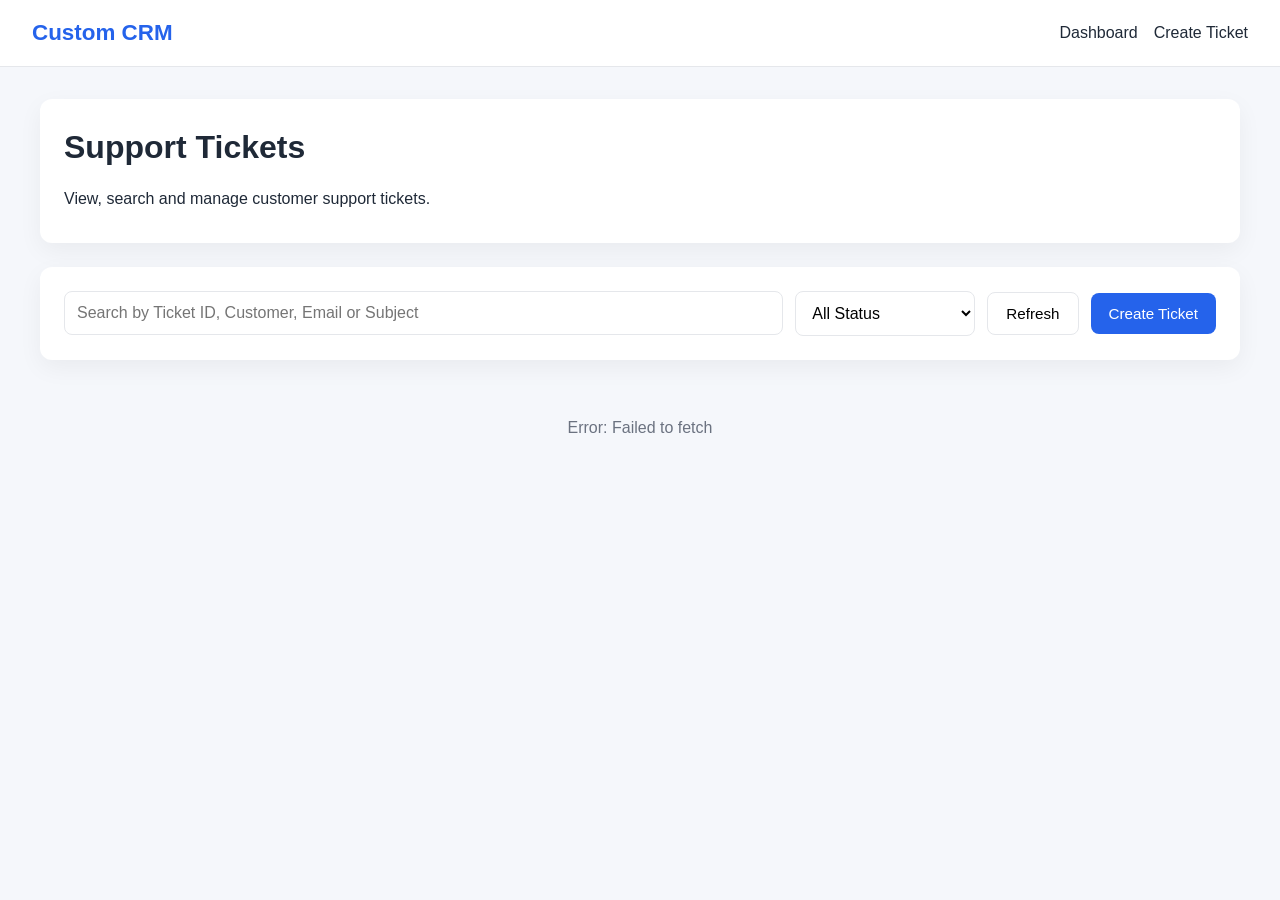
<file: custom-crm/frontend/index.html>
<!DOCTYPE html>
<html lang="en">

<head>

    <meta charset="UTF-8">
    <meta name="viewport" content="width=device-width, initial-scale=1.0">

    <title>Custom CRM</title>

    <!-- Global stylesheet -->
    <link rel="stylesheet" href="css/style.css">

</head>

<body>

    <!-- ==========================================================
         Navigation
    =========================================================== -->

    <nav class="navbar">

        <div class="logo">
            Custom CRM
        </div>

        <div class="nav-links">

            <a href="index.html">Dashboard</a>

            <a href="create.html">Create Ticket</a>

        </div>

    </nav>

    <!-- ==========================================================
         Main Container
    =========================================================== -->

    <main class="container">

        <div class="card">

            <h1>Support Tickets</h1>

            <p>
                View, search and manage customer support tickets.
            </p>

        </div>

        <!-- Controls -->

        <div class="card">

            <div class="toolbar">

                <input
                    type="text"
                    id="searchInput"
                    placeholder="Search by Ticket ID, Customer, Email or Subject">

                <select id="statusFilter">

                    <option value="">All Status</option>

                    <option value="Open">Open</option>

                    <option value="In Progress">
                        In Progress
                    </option>

                    <option value="Closed">
                        Closed
                    </option>

                </select>

                <button
                    class="btn-secondary"
                    id="refreshButton">

                    Refresh

                </button>

                <button
                    class="btn-primary"
                    onclick="location.href='create.html'">

                    Create Ticket

                </button>

            </div>

        </div>

        <!-- Loading -->

        <div
            id="loading"
            class="loading">

            Loading tickets...

        </div>

        <!-- Empty State -->

        <div
            id="emptyState"
            class="card hidden text-center">

            <h3>No Tickets Found</h3>

            <p>

                Create your first support ticket.

            </p>

        </div>

        <!-- Ticket Table -->

        <div
            id="tableCard"
            class="card hidden">

            <table>

                <thead>

                    <tr>

                        <th>Ticket ID</th>

                        <th>Customer</th>

                        <th>Email</th>

                        <th>Subject</th>

                        <th>Created At</th>

                        <th>Status</th>

                        <th>Last Updated</th>

                        <th>Action</th>

                    </tr>

                </thead>

                <tbody id="ticketTableBody">

                    <!-- JavaScript inserts rows here -->

                </tbody>

            </table>

        </div>

    </main>

    <script src="js/api.js"></script>

    <script src="js/index.js"></script>

</body>

</html>
</file>
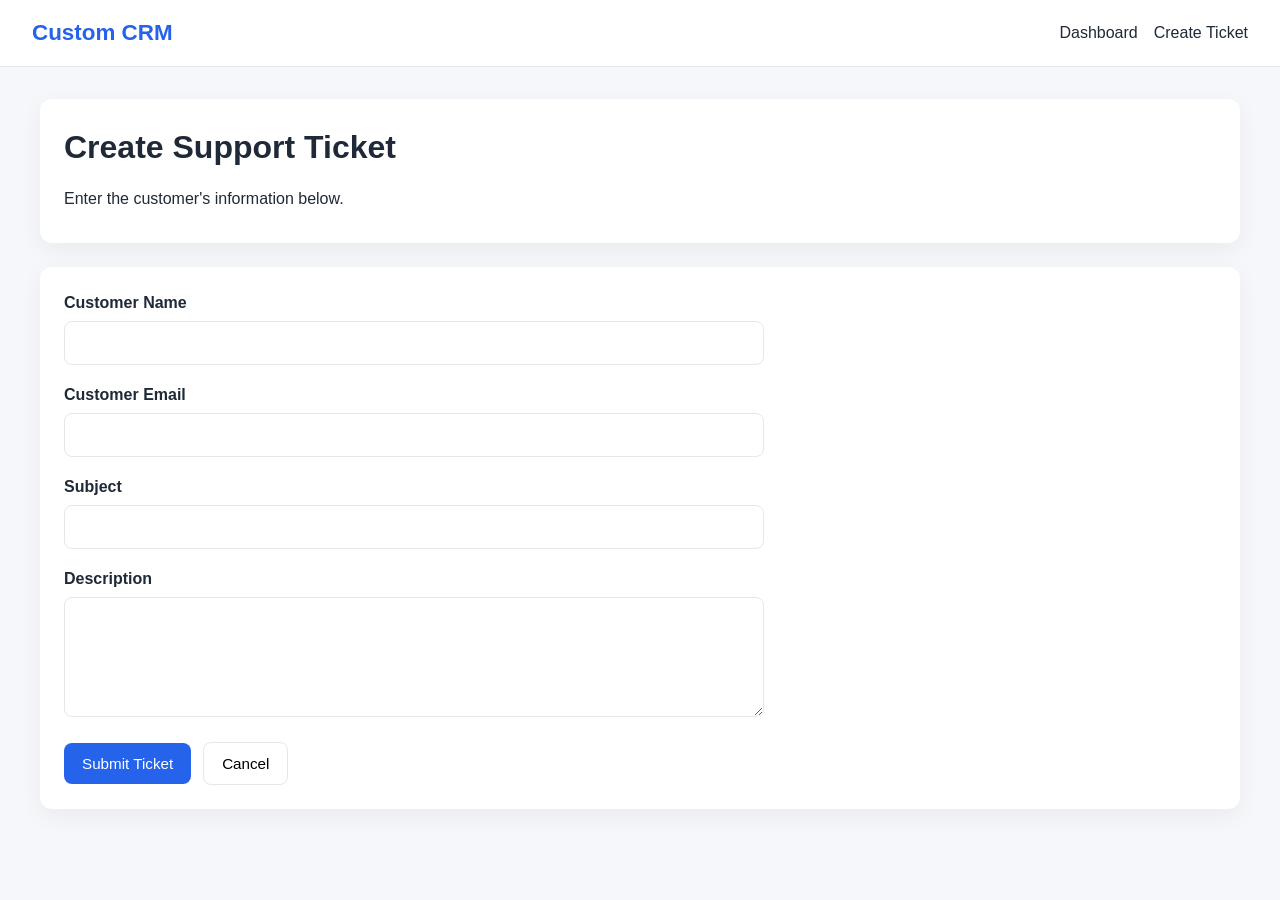
<file: custom-crm/frontend/create.html>
<!DOCTYPE html>
<html lang="en">

<head>

    <meta charset="UTF-8">
    <meta name="viewport" content="width=device-width, initial-scale=1.0">

    <title>Create Ticket | Custom CRM</title>

    <link rel="stylesheet" href="css/style.css">

</head>

<body>

    <!-- Navigation -->

    <nav class="navbar">

        <div class="logo">
            Custom CRM
        </div>

        <div class="nav-links">
            <a href="index.html">Dashboard</a>
            <a href="create.html">Create Ticket</a>
        </div>

    </nav>

    <main class="container">

        <div class="card">

            <h1>Create Support Ticket</h1>

            <p>
                Enter the customer's information below.
            </p>

        </div>

        <div class="card">

            <form id="ticketForm">

                <div class="form-group">

                    <label for="customerName">
                        Customer Name
                    </label>

                    <input
                        type="text"
                        id="customerName">

                </div>

                <div class="form-group">

                    <label for="customerEmail">
                        Customer Email
                    </label>

                    <input
                        type="email"
                        id="customerEmail">

                </div>

                <div class="form-group">

                    <label for="subject">
                        Subject
                    </label>

                    <input
                        type="text"
                        id="subject">

                </div>

                <div class="form-group">

                    <label for="description">
                        Description
                    </label>

                    <textarea
                        id="description"></textarea>

                </div>

                <div class="toolbar">

                    <button
                        type="submit"
                        id="submitButton"
                        class="btn-primary">

                        Submit Ticket

                    </button>

                    <button
                        type="button"
                        class="btn-secondary"
                        onclick="window.location='index.html'">

                        Cancel

                    </button>

                </div>

            </form>

            <div
                id="message"
                class="message hidden">

            </div>

        </div>

    </main>

    <script src="js/api.js"></script>
    <script src="js/create.js"></script>

</body>

</html>
</file>
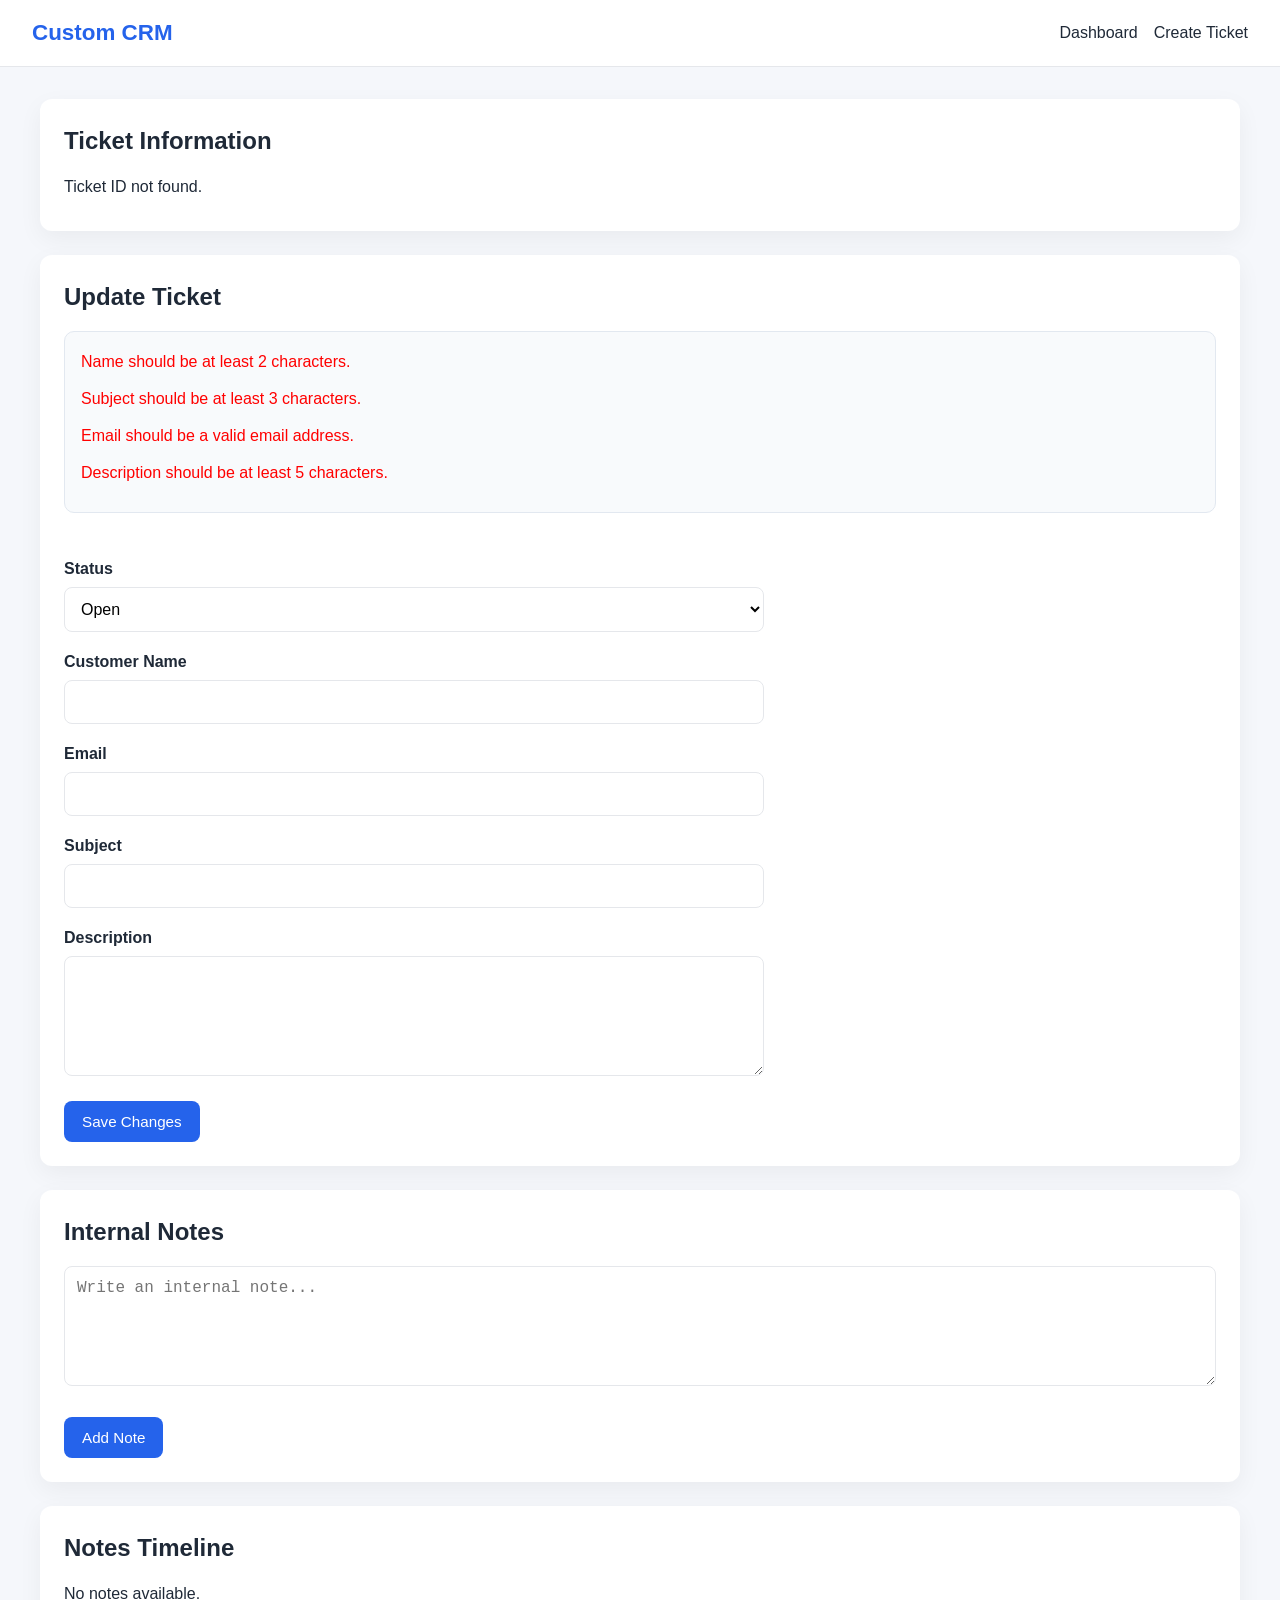
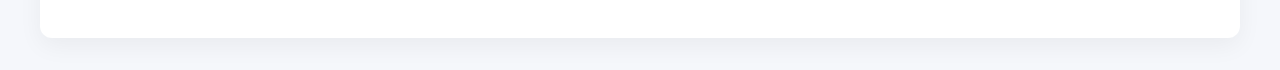
<file: custom-crm/frontend/ticket.html>
<!DOCTYPE html>
<html lang="en">

<head>

    <meta charset="UTF-8">

    <meta name="viewport"
          content="width=device-width, initial-scale=1.0">

    <title>Ticket Details | Custom CRM</title>

    <link rel="stylesheet"
          href="css/style.css">

</head>

<body>

<nav class="navbar">

    <div class="logo">

        Custom CRM

    </div>

    <div class="nav-links">

        <a href="index.html">
            Dashboard
        </a>

        <a href="create.html">
            Create Ticket
        </a>

    </div>

</nav>

<main class="container">

    <!-- Ticket Information -->

    <section class="card">

        <h2>Ticket Information</h2>

        <div id="ticketInformation">

            <div class="loading">

                Loading ticket...

            </div>

        </div>

    </section>

    <!-- Update Ticket -->

    <section class="card">
        <h2>Update Ticket</h2>
        <div class="form-help">
            <p style="color: red;">Name should be at least 2 characters.</p>
            <p style="color: red;">Subject should be at least 3 characters.</p>
            <p style="color: red;">Email should be a valid email address.</p>
            <p style="color: red;">Description should be at least 5 characters.</p>
            <p> </p>
        </div>
        <br>

        <form id="updateForm">

            <div class="form-group">

                <label>Status</label>

                <select id="status">

                    <option>Open</option>

                    <option>In Progress</option>

                    <option>Closed</option>

                </select>

            </div>

            <div class="form-group">

                <label>Customer Name</label>

                <input
                    id="customerName">

            </div>

            <div class="form-group">

                <label>Email</label>

                <input
                    id="customerEmail">

            </div>

            <div class="form-group">

                <label>Subject</label>

                <input
                    id="subject">

            </div>

            <div class="form-group">

                <label>Description</label>

                <textarea
                    id="description"></textarea>

            </div>

            <button
                type="submit"
                id="saveButton"
                class="btn-primary">

                Save Changes

            </button>

        </form>

        <div
            id="updateMessage"
            class="message hidden">

        </div>

    </section>

    <!-- Internal Notes -->

    <section class="card">

        <h2>Internal Notes</h2>

        <textarea
            id="noteText"
            placeholder="Write an internal note..."></textarea>

        <br><br>

        <button
            id="noteButton"
            class="btn-primary">

            Add Note

        </button>

    </section>

    <!-- Timeline -->

    <section class="card">

        <h2>Notes Timeline</h2>

        <div id="notesTimeline">

            <p>No notes available.</p>

        </div>

    </section>

</main>

<script src="js/api.js"></script>
<script src="js/ticket.js"></script>

</body>

</html>
</file>
<file: custom-crm/frontend/css/style.css>
/*
---------------------------------------------------------
Custom CRM
Global Stylesheet

This file contains the shared styling used across every
page of the CRM. Keeping all styles here ensures a
consistent look and makes future changes easier.
---------------------------------------------------------
*/

/* ---------- Reset ---------- */

* {
    margin: 0;
    padding: 0;
    box-sizing: border-box;
}

/* ---------- Variables ---------- */

:root {

    --primary: #2563EB;
    --primary-hover: #1D4ED8;

    --success: #22C55E;
    --warning: #F59E0B;
    --closed: #9CA3AF;
    --danger: #EF4444;

    --background: #F5F7FB;
    --card: #FFFFFF;

    --text: #1F2937;
    --muted: #6B7280;

    --border: #E5E7EB;

    --shadow:
        0 8px 24px rgba(0,0,0,0.05);

    --radius: 12px;

}

/* ---------- Body ---------- */

body {

    font-family: Arial, Helvetica, sans-serif;

    background: var(--background);

    color: var(--text);

    line-height: 1.5;

}

/* ---------- Navigation ---------- */

.navbar {

    background: white;

    border-bottom: 1px solid var(--border);

    padding: 16px 32px;

    display: flex;

    justify-content: space-between;

    align-items: center;

    flex-wrap: wrap;

}

.logo {

    font-size: 1.4rem;

    font-weight: bold;

    color: var(--primary);

}

.nav-links {

    display: flex;

    gap: 16px;

}

.nav-links a {

    text-decoration: none;

    color: var(--text);

    font-weight: 500;

}

.nav-links a:hover {

    color: var(--primary);

}

/* ---------- Layout ---------- */
/* ---------- Toolbar ---------- */

.toolbar {

    display: flex;

    gap: 12px;

    flex-wrap: wrap;

    align-items: center;

}

.toolbar input {

    flex: 1;

    min-width: 260px;

}

.toolbar select {

    width: 180px;

}

.toolbar button {

    white-space: nowrap;

}

.container {

    width: min(1200px, 95%);

    margin: 32px auto;

}

/* ---------- Cards ---------- */

.card {

    background: var(--card);

    border-radius: var(--radius);

    padding: 24px;

    box-shadow: var(--shadow);

    margin-bottom: 24px;

}

/* ---------- Typography ---------- */

h1,
h2,
h3 {

    margin-bottom: 16px;

}

p {

    margin-bottom: 8px;

}

/* ---------- Forms ---------- */

.form-group {

    margin-bottom: 18px;

}

label {

    display: block;

    margin-bottom: 6px;

    font-weight: 600;

}

input,
textarea,
select {

    width: 100%;

    padding: 12px;

    border: 1px solid var(--border);

    border-radius: 8px;

    font-size: 1rem;

    background: white;

}

textarea {

    resize: vertical;

    min-height: 120px;

}

input:focus,
textarea:focus,
select:focus {

    outline: none;

    border-color: var(--primary);

}

/* ---------- Buttons ---------- */

button {

    cursor: pointer;

    border: none;

    border-radius: 8px;

    padding: 12px 18px;

    font-size: 0.95rem;

    transition: 0.2s;

}

.btn-primary {

    background: var(--primary);

    color: white;

}

.btn-primary:hover {

    background: var(--primary-hover);

}

.btn-secondary {

    background: white;

    border: 1px solid var(--border);

}

.btn-secondary:hover {

    background: #f3f4f6;

}

button:disabled {

    opacity: .6;

    cursor: not-allowed;

}

.form-help {
    margin-bottom: 20px;
    padding: 16px;
    background: #F8FAFC;
    border: 1px solid #E2E8F0;
    border-radius: 10px;
    color: var(--muted);
    line-height: 1.7;
}

.form-help p {
    margin: 0 0 10px;
}

.form-help p:last-child {
    margin-bottom: 0;
}

/* ---------- Status Badges ---------- */

.status {

    display: inline-block;

    padding: 5px 12px;

    border-radius: 999px;

    color: white;

    font-size: .85rem;

    font-weight: bold;

}

.status-open {

    background: var(--success);

}

.status-progress {

    background: var(--warning);

}

.status-closed {

    background: var(--closed);

}

/* ---------- Table ---------- */

table {

    width: 100%;

    border-collapse: collapse;

}

th,
td {

    padding: 14px;

    border-bottom: 1px solid var(--border);

    text-align: left;

}

th {

    background: #F9FAFB;

}

/* ---------- Utility ---------- */

.text-center {

    text-align: center;

}

.hidden {

    display: none;

}

.mt-2 {

    margin-top: 16px;

}

.mb-2 {

    margin-bottom: 16px;

}

.message {

    margin-top: 16px;

    padding: 12px;

    border-radius: 8px;

}

.success {

    background: #DCFCE7;

    color: #166534;

}

.error {

    background: #FEE2E2;

    color: #991B1B;

}

/* ---------- Loading ---------- */

.loading {

    text-align: center;

    padding: 32px;

    color: var(--muted);

}

/* ---------- Responsive ---------- */

@media (max-width: 768px) {

    .navbar {

        flex-direction: column;

        gap: 16px;

        align-items: flex-start;

    }

    .nav-links {

        flex-wrap: wrap;

    }

    table,
    thead,
    tbody,
    th,
    td,
    tr {

        display: block;

    }

    thead {

        display: none;

    }

    tr {

        background: white;

        margin-bottom: 16px;

        padding: 12px;

        border-radius: 12px;

        box-shadow: var(--shadow);

    }

    td {

        border: none;

        padding: 8px 0;

    }

}

/* ---------- Form Width ---------- */

form {

    max-width: 700px;

}

/* ---------- Messages ---------- */

.message {

    margin-top: 20px;

}

.message.success {

    background: #DCFCE7;

    color: #166534;

    border: 1px solid #86EFAC;

}

.message.error {

    background: #FEE2E2;

    color: #991B1B;

    border: 1px solid #FCA5A5;

}

/* ---------- Ticket Information ---------- */

.info-grid {

    display: grid;

    grid-template-columns: repeat(auto-fit, minmax(280px, 1fr));

    gap: 20px;

}

.info-item {

    margin-bottom: 16px;

}

.info-label {

    font-weight: bold;

    color: var(--muted);

    margin-bottom: 4px;

}

.info-value {

    word-break: break-word;

}

/* ---------- Notes ---------- */

.note {

    border-left: 4px solid var(--primary);

    background: #F9FAFB;

    padding: 16px;

    margin-bottom: 16px;

    border-radius: 8px;

}

.note-time {

    margin-top: 10px;

    color: var(--muted);

    font-size: .85rem;

}

/* ---------- Form Buttons ---------- */

.button-group {

    display: flex;

    gap: 12px;

    flex-wrap: wrap;

}
</file>
